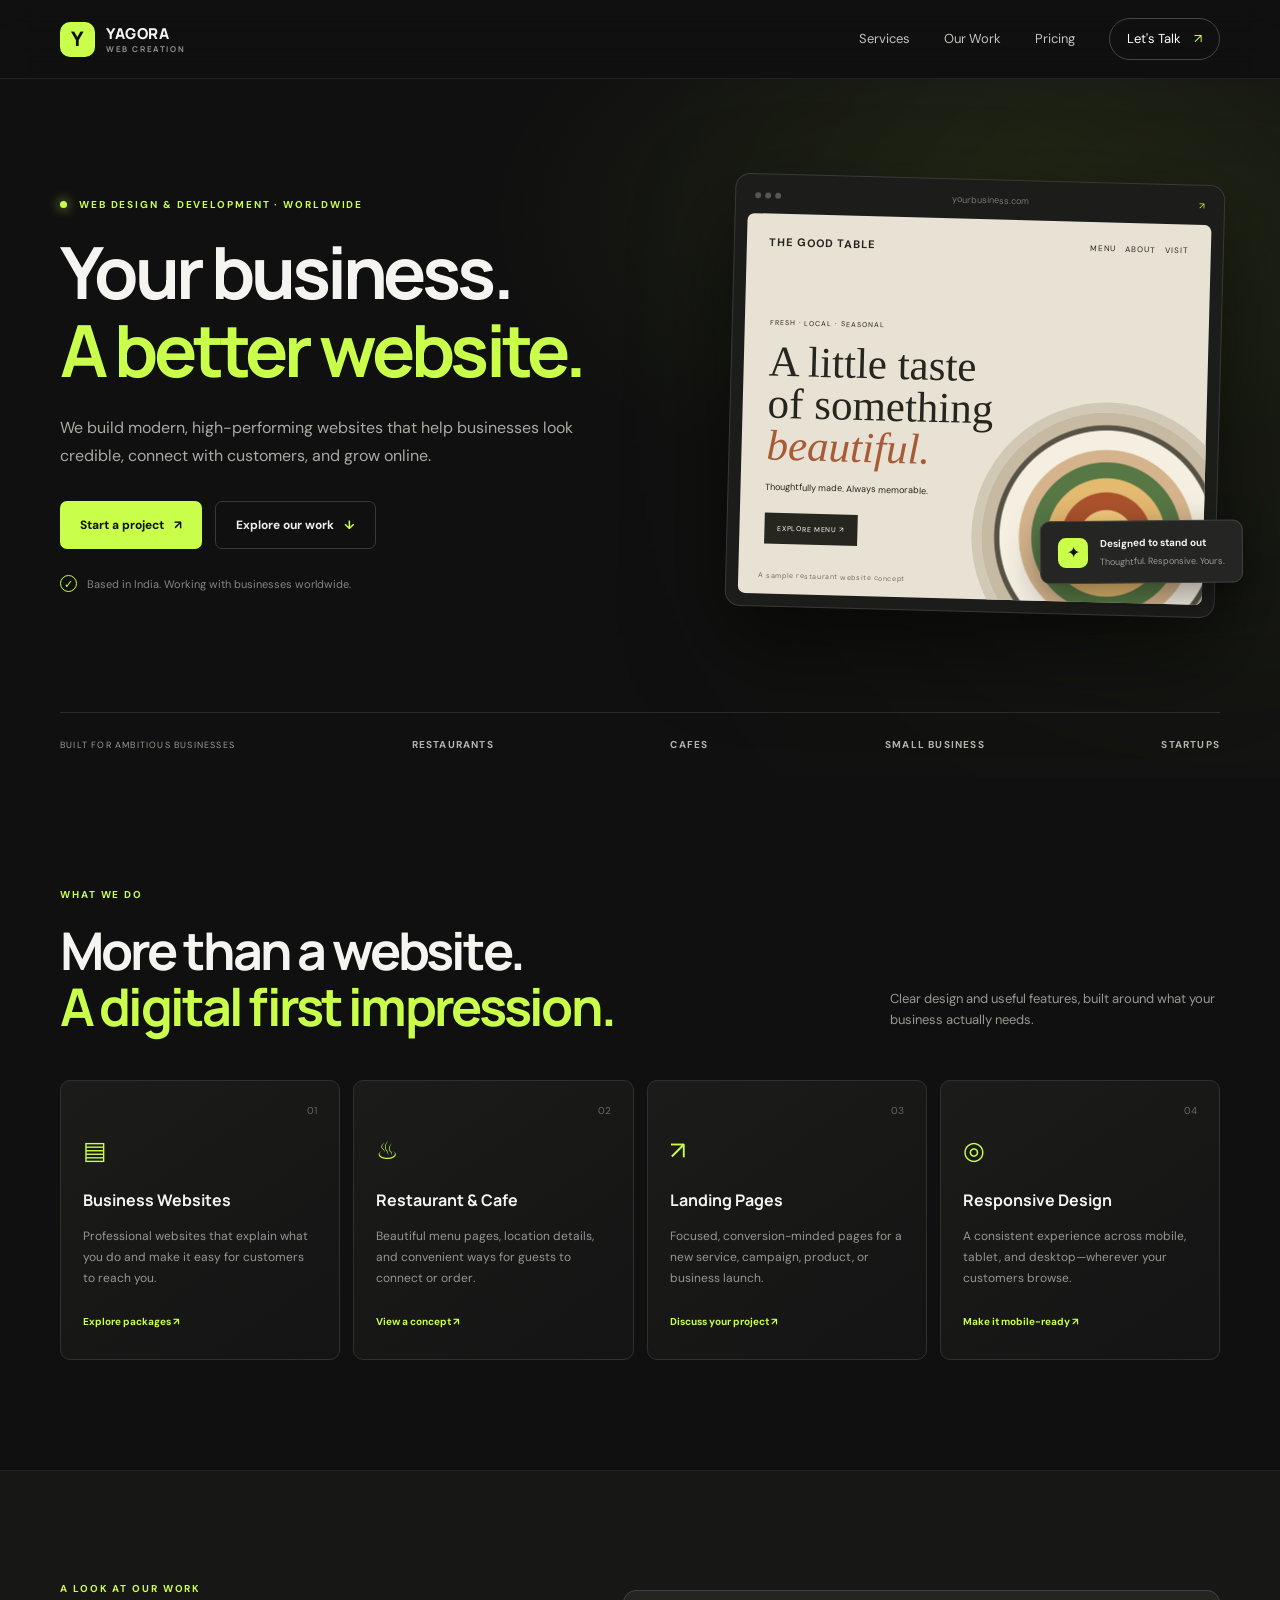
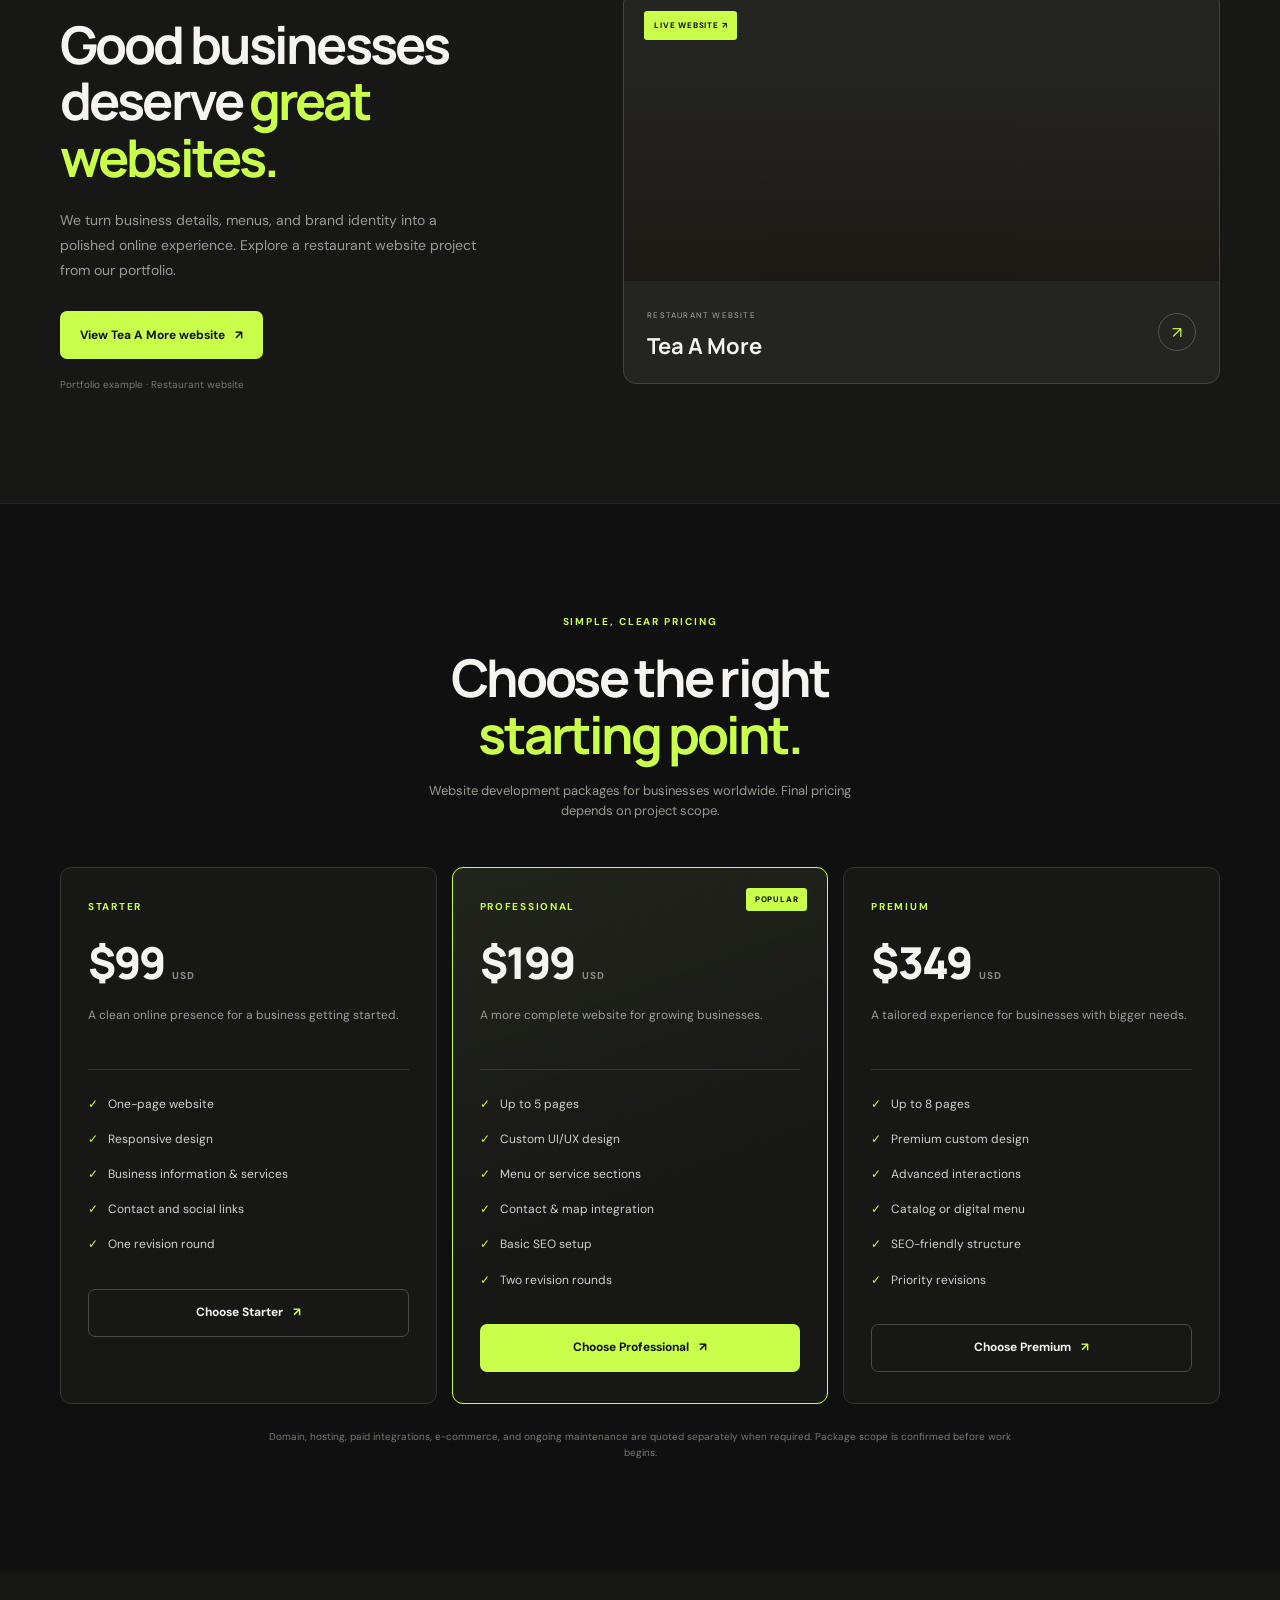
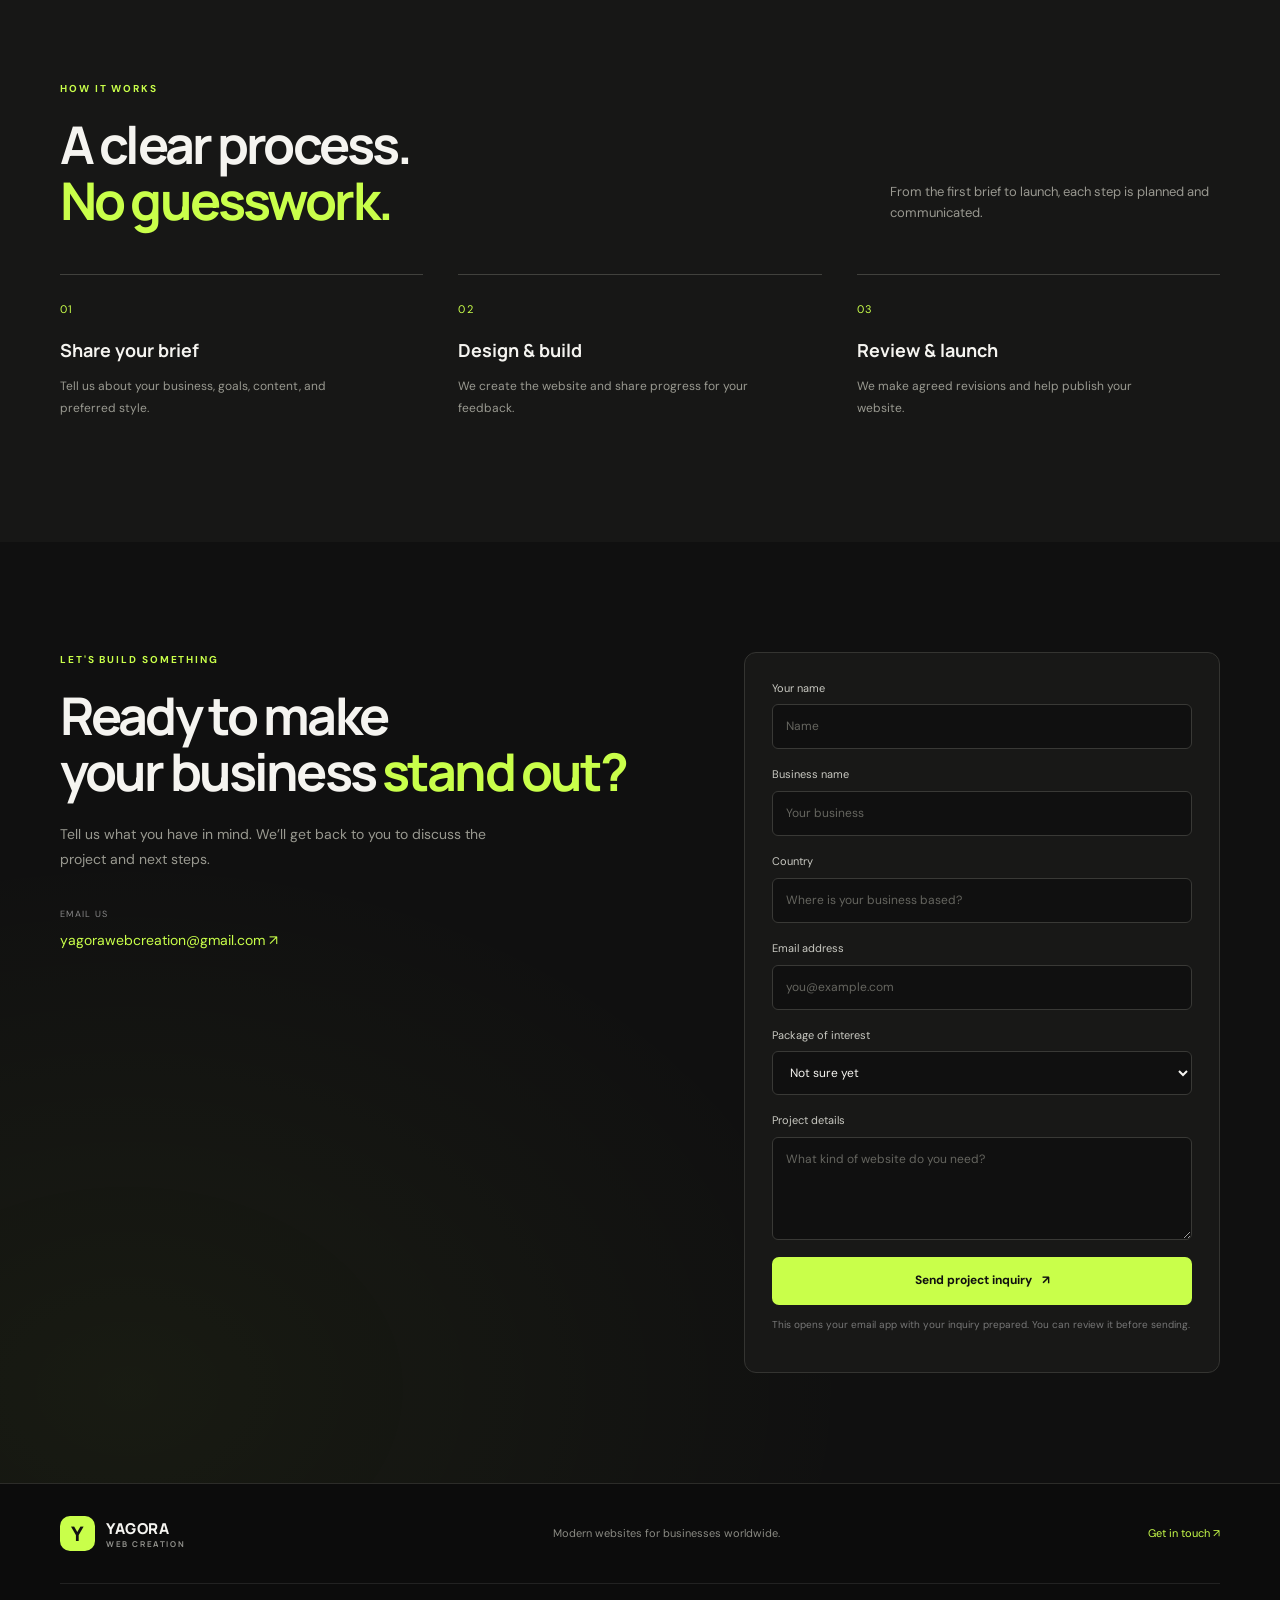
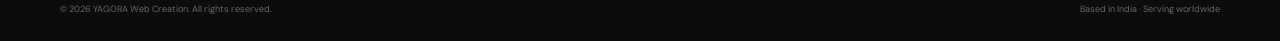
<file: index.html>
<!DOCTYPE html>
<html lang="en">
<head>
  <meta charset="UTF-8">
  <meta name="viewport" content="width=device-width, initial-scale=1.0">
  <meta name="description" content="YAGORA Web Creation builds modern, responsive websites for restaurants, cafes, and small businesses worldwide.">
  <meta name="theme-color" content="#101010">
  <title>YAGORA Web Creation | Websites for Businesses Worldwide</title>
  <link rel="preconnect" href="https://fonts.googleapis.com">
  <link rel="preconnect" href="https://fonts.gstatic.com" crossorigin>
  <link href="https://fonts.googleapis.com/css2?family=DM+Sans:wght@400;500;600;700&family=Manrope:wght@400;500;600;700;800&display=swap" rel="stylesheet">
  <link rel="stylesheet" href="style.css">
<meta name="google-site-verification" content="R-0DaFVZjcRrCZycWXWyOTumSBI1sR3T_5HiibsHbro" />
</head>
<body>
  <header class="site-header">
    <div class="container nav-wrap">
      <a class="brand" href="#home" aria-label="YAGORA home"><span class="brand-mark">Y</span><span>YAGORA<span class="brand-light"> WEB CREATION</span></span></a>
      <button class="menu-toggle" aria-label="Open navigation" aria-expanded="false"><span></span><span></span><span></span></button>
      <nav class="nav">
        <a href="#services">Services</a>
        <a href="#work">Our Work</a>
        <a href="#pricing">Pricing</a>
        <a href="#contact" class="nav-cta">Let's Talk <span>↗</span></a>
      </nav>
    </div>
  </header>

  <main>
    <section class="hero" id="home">
      <div class="hero-glow"></div>
      <div class="container hero-grid">
        <div class="hero-copy">
          <div class="eyebrow"><span class="status-dot"></span> WEB DESIGN & DEVELOPMENT · WORLDWIDE</div>
          <h1>Your business.<br><span>A better website.</span></h1>
          <p class="hero-text">We build modern, high-performing websites that help businesses look credible, connect with customers, and grow online.</p>
          <div class="hero-actions">
            <a class="button button-primary" href="#contact">Start a project <span>↗</span></a>
            <a class="button button-quiet" href="#work">Explore our work <span>↓</span></a>
          </div>
          <div class="hero-note"><span class="mini-check">✓</span> Based in India. Working with businesses worldwide.</div>
        </div>
        <div class="hero-visual" aria-label="Website design preview">
          <div class="visual-top"><span class="window-dots"><i></i><i></i><i></i></span><span>yourbusiness.com</span><span class="visual-lock">↗</span></div>
          <div class="mock-site">
            <div class="mock-nav"><b>THE GOOD TABLE</b><span>MENU&nbsp;&nbsp; ABOUT&nbsp;&nbsp; VISIT</span></div>
            <div class="mock-content">
              <div class="mock-tag">FRESH · LOCAL · SEASONAL</div>
              <div class="mock-heading">A little taste<br>of something<br><em>beautiful.</em></div>
              <div class="mock-sub">Thoughtfully made. Always memorable.</div>
              <div class="mock-button">EXPLORE MENU ↗</div>
            </div>
            <div class="mock-food"></div>
            <div class="mock-caption">A sample restaurant website concept</div>
          </div>
          <div class="floating-card"><span class="floating-icon">✦</span><div><b>Designed to stand out</b><small>Thoughtful. Responsive. Yours.</small></div></div>
        </div>
      </div>
      <div class="container trust-row"><span>BUILT FOR AMBITIOUS BUSINESSES</span><div>RESTAURANTS</div><div>CAFES</div><div>SMALL BUSINESS</div><div>STARTUPS</div></div>
    </section>

    <section class="section services" id="services">
      <div class="container">
        <div class="section-heading"><div><div class="eyebrow">WHAT WE DO</div><h2>More than a website.<br><span>A digital first impression.</span></h2></div><p>Clear design and useful features, built around what your business actually needs.</p></div>
        <div class="service-grid">
          <article class="service-card"><div class="service-number">01</div><div class="service-icon">▤</div><h3>Business Websites</h3><p>Professional websites that explain what you do and make it easy for customers to reach you.</p><a href="#pricing">Explore packages ↗</a></article>
          <article class="service-card"><div class="service-number">02</div><div class="service-icon">♨</div><h3>Restaurant & Cafe</h3><p>Beautiful menu pages, location details, and convenient ways for guests to connect or order.</p><a href="#work">View a concept ↗</a></article>
          <article class="service-card"><div class="service-number">03</div><div class="service-icon">↗</div><h3>Landing Pages</h3><p>Focused, conversion-minded pages for a new service, campaign, product, or business launch.</p><a href="#contact">Discuss your project ↗</a></article>
          <article class="service-card"><div class="service-number">04</div><div class="service-icon">◎</div><h3>Responsive Design</h3><p>A consistent experience across mobile, tablet, and desktop—wherever your customers browse.</p><a href="#contact">Make it mobile-ready ↗</a></article>
        </div>
      </div>
    </section>

    <section class="section work-section" id="work">
      <div class="container work-grid">
        <div class="work-copy"><div class="eyebrow">A LOOK AT OUR WORK</div><h2>Good businesses<br>deserve <span>great websites.</span></h2><p>We turn business details, menus, and brand identity into a polished online experience. Explore a restaurant website project from our portfolio.</p><a class="button button-primary" href="https://teaamoree.netlify.app" target="_blank" rel="noopener">View Tea A More website <span>↗</span></a><div class="work-caption">Portfolio example · Restaurant website</div></div>
        <a class="work-preview" href="https://teaamoree.netlify.app" target="_blank" rel="noopener" aria-label="Open Tea A More website">
          <div class="preview-label">LIVE WEBSITE ↗</div>
          <div class="preview-image"></div>
          <div class="preview-bottom"><div><small>RESTAURANT WEBSITE</small><h3>Tea A More</h3></div><span class="preview-arrow">↗</span></div>
        </a>
      </div>
    </section>

    <section class="section pricing" id="pricing">
      <div class="container">
        <div class="pricing-head"><div class="eyebrow">SIMPLE, CLEAR PRICING</div><h2>Choose the right<br><span>starting point.</span></h2><p>Website development packages for businesses worldwide. Final pricing depends on project scope.</p></div>
        <div class="pricing-grid">
          <article class="price-card"><div class="price-name">STARTER</div><div class="price">$99 <small>USD</small></div><p class="price-desc">A clean online presence for a business getting started.</p><div class="price-rule"></div><ul><li>One-page website</li><li>Responsive design</li><li>Business information & services</li><li>Contact and social links</li><li>One revision round</li></ul><a class="button button-outline" href="#contact" data-package="Starter — $99">Choose Starter <span>↗</span></a></article>
          <article class="price-card featured"><div class="popular">POPULAR</div><div class="price-name">PROFESSIONAL</div><div class="price">$199 <small>USD</small></div><p class="price-desc">A more complete website for growing businesses.</p><div class="price-rule"></div><ul><li>Up to 5 pages</li><li>Custom UI/UX design</li><li>Menu or service sections</li><li>Contact & map integration</li><li>Basic SEO setup</li><li>Two revision rounds</li></ul><a class="button button-primary" href="#contact" data-package="Professional — $199">Choose Professional <span>↗</span></a></article>
          <article class="price-card"><div class="price-name">PREMIUM</div><div class="price">$349 <small>USD</small></div><p class="price-desc">A tailored experience for businesses with bigger needs.</p><div class="price-rule"></div><ul><li>Up to 8 pages</li><li>Premium custom design</li><li>Advanced interactions</li><li>Catalog or digital menu</li><li>SEO-friendly structure</li><li>Priority revisions</li></ul><a class="button button-outline" href="#contact" data-package="Premium — $349">Choose Premium <span>↗</span></a></article>
        </div>
        <p class="pricing-footnote">Domain, hosting, paid integrations, e-commerce, and ongoing maintenance are quoted separately when required. Package scope is confirmed before work begins.</p>
      </div>
    </section>

    <section class="section process">
      <div class="container">
        <div class="section-heading"><div><div class="eyebrow">HOW IT WORKS</div><h2>A clear process.<br><span>No guesswork.</span></h2></div><p>From the first brief to launch, each step is planned and communicated.</p></div>
        <div class="process-grid"><div><span>01</span><h3>Share your brief</h3><p>Tell us about your business, goals, content, and preferred style.</p></div><div><span>02</span><h3>Design & build</h3><p>We create the website and share progress for your feedback.</p></div><div><span>03</span><h3>Review & launch</h3><p>We make agreed revisions and help publish your website.</p></div></div>
      </div>
    </section>

    <section class="contact-section" id="contact">
      <div class="container contact-grid">
        <div><div class="eyebrow">LET'S BUILD SOMETHING</div><h2>Ready to make<br>your business <span>stand out?</span></h2><p>Tell us what you have in mind. We’ll get back to you to discuss the project and next steps.</p><div class="contact-email"><span>EMAIL US</span><a href="mailto:yagorawebcreation@gmail.com">yagorawebcreation@gmail.com ↗</a></div></div>
        <form class="contact-form" id="contactForm">
          <label for="name">Your name</label><input id="name" name="name" type="text" placeholder="Name" required>
          <label for="business">Business name</label><input id="business" name="business" type="text" placeholder="Your business" required>
          <label for="country">Country</label><input id="country" name="country" type="text" placeholder="Where is your business based?" required>
          <label for="email">Email address</label><input id="email" name="email" type="email" placeholder="you@example.com" required>
          <label for="package">Package of interest</label><select id="package" name="package"><option value="Not sure yet">Not sure yet</option><option>Starter — $99</option><option>Professional — $199</option><option>Premium — $349</option><option>Custom project</option></select>
          <label for="details">Project details</label><textarea id="details" name="details" rows="4" placeholder="What kind of website do you need?"></textarea>
          <button class="button button-primary form-submit" type="submit">Send project inquiry <span>↗</span></button>
          <p class="form-note">This opens your email app with your inquiry prepared. You can review it before sending.</p>
          <p class="form-status" id="formStatus" role="status"></p>
        </form>
      </div>
    </section>
  </main>

  <footer class="site-footer"><div class="container footer-top"><a class="brand" href="#home"><span class="brand-mark">Y</span><span>YAGORA<span class="brand-light"> WEB CREATION</span></span></a><p>Modern websites for businesses worldwide.</p><a href="mailto:yagorawebcration@gmail.com">Get in touch ↗</a></div><div class="container footer-bottom"><span>© <span id="year"></span> YAGORA Web Creation. All rights reserved.</span><span>Based in India · Serving worldwide</span></div></footer>
  <script src="script.js"></script>
</body>
                                                                              </html>
</file>
<file: style.css>
*{box-sizing:border-box}html{scroll-behavior:smooth;scroll-padding-top:90px}body{margin:0;background:#101010;color:#f5f4f0;font-family:"DM Sans",sans-serif;line-height:1.6}a{color:inherit;text-decoration:none}button,input,select,textarea{font:inherit}.container{width:min(1160px,calc(100% - 48px));margin:0 auto}.site-header{position:sticky;top:0;z-index:20;background:rgba(16,16,16,.88);backdrop-filter:blur(18px);border-bottom:1px solid rgba(255,255,255,.08)}.nav-wrap{height:78px;display:flex;align-items:center;justify-content:space-between}.brand{display:flex;align-items:center;gap:11px;font-family:Manrope,sans-serif;font-weight:800;letter-spacing:.04em;font-size:15px}.brand-mark{width:35px;height:35px;display:grid;place-items:center;background:#c9ff4a;color:#111;border-radius:10px;font-size:20px}.brand-light{display:block;color:#92928d;font-size:8px;letter-spacing:.2em;font-weight:700;margin-top:-3px}.nav{display:flex;align-items:center;gap:34px;font-size:13px;color:#c3c3bd}.nav a:hover{color:#c9ff4a}.nav .nav-cta{border:1px solid #444;border-radius:30px;padding:10px 17px;color:#fff}.nav-cta span,.button span{margin-left:10px;color:#c9ff4a}.menu-toggle{display:none;background:none;border:0;padding:8px}.menu-toggle span{display:block;width:24px;height:2px;background:#fff;margin:5px}.hero{position:relative;overflow:hidden;padding:100px 0 0;background:radial-gradient(ellipse at 75% 20%,rgba(201,255,74,.08),transparent 35%),#101010}.hero-glow{position:absolute;width:520px;height:520px;right:-200px;top:20px;background:#c9ff4a;filter:blur(180px);opacity:.08;pointer-events:none}.hero-grid{position:relative;display:grid;grid-template-columns:1.05fr .95fr;align-items:center;gap:65px}.eyebrow{font-size:10px;font-weight:700;letter-spacing:.19em;color:#c9ff4a;margin-bottom:20px}.status-dot{display:inline-block;width:7px;height:7px;border-radius:50%;background:#c9ff4a;margin-right:8px;box-shadow:0 0 12px #c9ff4a}.hero h1,.section h2,.contact-section h2{font-family:Manrope,sans-serif;font-size:clamp(42px,6vw,72px);line-height:1.08;letter-spacing:-.055em;margin:0;font-weight:700}.hero h1 span,.section h2 span,.contact-section h2 span{color:#c9ff4a}.hero-text{max-width:520px;color:#aaa9a2;font-size:16px;line-height:1.8;margin:25px 0 30px}.hero-actions{display:flex;gap:13px;flex-wrap:wrap}.button{display:inline-flex;align-items:center;justify-content:center;min-height:48px;padding:0 20px;border-radius:7px;font-weight:700;font-size:12px;transition:transform .2s,background .2s,border-color .2s;cursor:pointer}.button:hover{transform:translateY(-2px)}.button-primary{background:#c9ff4a;color:#101010}.button-primary span{color:#101010}.button-quiet{border:1px solid #383838;color:#eee}.button-quiet:hover,.button-outline:hover{border-color:#c9ff4a}.hero-note{margin-top:26px;color:#85857f;font-size:11px}.mini-check{display:inline-grid;place-items:center;width:17px;height:17px;border:1px solid #c9ff4a;color:#c9ff4a;border-radius:50%;margin-right:7px}.hero-visual{position:relative;max-width:490px;width:100%;justify-self:end;padding:12px;background:#1c1c1b;border:1px solid #393936;border-radius:15px;box-shadow:0 35px 90px #0008;transform:rotate(1.5deg)}.visual-top{height:27px;display:flex;align-items:center;justify-content:space-between;color:#777;font-size:9px;padding:0 7px 10px}.window-dots{display:flex;gap:4px}.window-dots i{width:6px;height:6px;background:#575750;border-radius:50%}.visual-lock{color:#c9ff4a}.mock-site{position:relative;min-height:380px;overflow:hidden;background:#e8e2d5;color:#26261f;border-radius:7px}.mock-nav{position:relative;z-index:2;display:flex;justify-content:space-between;padding:20px 22px;font-size:8px;letter-spacing:.12em}.mock-nav b{font-size:11px}.mock-content{position:relative;z-index:2;padding:45px 25px}.mock-tag{font-size:7px;letter-spacing:.15em}.mock-heading{font-family:Georgia,serif;font-size:43px;line-height:.98;margin:13px 0}.mock-heading em{color:#a75b36}.mock-sub{font-size:9px}.mock-button{display:inline-block;margin-top:18px;background:#26261f;color:#fff;padding:10px 13px;font-size:7px;letter-spacing:.1em}.mock-food{position:absolute;width:250px;height:250px;right:-28px;bottom:-60px;border-radius:50%;background:radial-gradient(circle at 50% 50%,#f5c77a 0 15%,#a94b25 16% 25%,#e4b76b 26% 33%,#50713e 34% 42%,#d4b28a 43% 49%,#f6f0e3 50% 60%,#4e4b3d 61% 63%,#c6b8a1 64%);box-shadow:0 0 0 10px #d1c7b5;opacity:.95}.mock-caption{position:absolute;bottom:13px;left:20px;font-size:7px;letter-spacing:.08em;color:#756e62}.floating-card{position:absolute;right:-28px;bottom:32px;display:flex;gap:12px;align-items:center;background:#252524;border:1px solid #41413c;border-radius:10px;padding:14px 17px;box-shadow:0 12px 35px #0006;transform:rotate(-2deg)}.floating-icon{display:grid;place-items:center;width:30px;height:30px;border-radius:8px;background:#c9ff4a;color:#111}.floating-card b,.floating-card small{display:block}.floating-card b{font-size:10px}.floating-card small{font-size:9px;color:#999;margin-top:3px}.trust-row{display:flex;align-items:center;justify-content:space-between;gap:20px;margin-top:100px;padding:24px 0;border-top:1px solid #2b2b29;color:#777;font-size:10px;letter-spacing:.12em}.trust-row>span{font-size:9px;color:#9a9a93}.trust-row div{font-weight:700;color:#b4b4ad}.section{padding:110px 0}.section-heading{display:flex;align-items:flex-end;justify-content:space-between;gap:40px;margin-bottom:45px}.section h2,.contact-section h2{font-size:clamp(34px,4.5vw,52px)}.section-heading>p{max-width:330px;color:#999890;font-size:13px;margin:0 0 5px}.service-grid{display:grid;grid-template-columns:repeat(4,1fr);gap:13px}.service-card{position:relative;min-height:280px;padding:25px 22px;border:1px solid #30302d;border-radius:10px;background:linear-gradient(145deg,#1b1b1a,#141414);transition:border-color .2s,transform .2s}.service-card:hover{border-color:#707d4b;transform:translateY(-4px)}.service-number{position:absolute;right:22px;top:22px;color:#686861;font-size:10px}.service-icon{font-size:25px;color:#c9ff4a;margin:25px 0 17px}.service-card h3{font-family:Manrope,sans-serif;font-size:16px;margin:0 0 12px}.service-card p{font-size:12px;color:#96968f;line-height:1.75;margin:0 0 18px}.service-card>a{font-size:10px;color:#c9ff4a;font-weight:700}.work-section{background:#171716;border-top:1px solid #242423;border-bottom:1px solid #242423}.work-grid{display:grid;grid-template-columns:.9fr 1.1fr;gap:75px;align-items:center}.work-copy p{max-width:430px;color:#9b9b94;font-size:14px;line-height:1.8;margin:22px 0 28px}.work-caption{font-size:10px;color:#777;margin-top:18px}.work-preview{display:block;position:relative;overflow:hidden;border-radius:13px;border:1px solid #44443e;background:#242421;min-height:360px;transition:transform .25s}.work-preview:hover{transform:translateY(-5px)}.preview-label{position:absolute;z-index:2;top:20px;left:20px;background:#c9ff4a;color:#111;font-size:8px;font-weight:800;letter-spacing:.1em;padding:8px 10px;border-radius:3px}.preview-image{height:290px;background:linear-gradient(0deg,#17120c99,transparent 70%),url("https://images.unsplash.com/photo-1555396273-367ea4eb4db5?auto=format&fit=crop&w=1200&q=85") center/cover}.preview-bottom{display:flex;align-items:center;justify-content:space-between;padding:19px 23px}.preview-bottom small{font-size:8px;letter-spacing:.15em;color:#aaa}.preview-bottom h3{font-family:Manrope,sans-serif;font-size:22px;margin:3px 0 0}.preview-arrow{display:grid;place-items:center;width:38px;height:38px;border:1px solid #555;border-radius:50%;color:#c9ff4a}.pricing{background:#101010}.pricing-head{text-align:center;max-width:600px;margin:0 auto 45px}.pricing-head p{color:#989890;font-size:13px;margin:18px auto 0;max-width:470px}.pricing-grid{display:grid;grid-template-columns:repeat(3,1fr);gap:15px;align-items:stretch}.price-card{position:relative;padding:31px 27px;border:1px solid #343431;border-radius:11px;background:#171716}.price-card.featured{border-color:#c9ff4a;background:linear-gradient(160deg,#22251b,#171716 60%)}.popular{position:absolute;right:20px;top:20px;background:#c9ff4a;color:#111;padding:5px 9px;border-radius:3px;font-size:8px;font-weight:800;letter-spacing:.1em}.price-name{font-size:10px;letter-spacing:.17em;color:#c9ff4a;font-weight:700}.price{font-family:Manrope,sans-serif;font-size:44px;font-weight:800;letter-spacing:-.04em;margin:12px 0 0}.price small{font-family:"DM Sans",sans-serif;font-size:10px;letter-spacing:.1em;color:#8b8b84}.price-desc{min-height:43px;color:#9c9c95;font-size:12px;margin:8px 0 20px}.price-rule{height:1px;background:#373734;margin-bottom:17px}.price-card ul{padding:0;margin:0 0 26px;list-style:none}.price-card li{font-size:12px;color:#d1d1ca;padding:8px 0}.price-card li:before{content:"✓";color:#c9ff4a;margin-right:10px}.price-card .button{width:100%;margin-top:auto}.button-outline{border:1px solid #4a4a45;color:#f4f4ef}.pricing-footnote{text-align:center;color:#77776f;font-size:10px;max-width:760px;margin:25px auto 0}.process{background:#171716}.process-grid{display:grid;grid-template-columns:repeat(3,1fr);gap:35px}.process-grid>div{border-top:1px solid #41413d;padding-top:20px}.process-grid span{font-size:11px;color:#c9ff4a;letter-spacing:.12em}.process-grid h3{font-family:Manrope,sans-serif;font-size:18px;margin:15px 0 8px}.process-grid p{font-size:12px;color:#999990;max-width:290px;line-height:1.8}.contact-section{padding:110px 0;background:radial-gradient(ellipse at 10% 90%,#c9ff4a0c,transparent 45%),#101010}.contact-grid{display:grid;grid-template-columns:1fr .8fr;gap:90px;align-items:start}.contact-section>div>div:first-child p,.contact-grid>div>p{max-width:430px;color:#999990;font-size:14px;line-height:1.8;margin:22px 0 35px}.contact-email span,.contact-email a{display:block}.contact-email span{font-size:9px;letter-spacing:.15em;color:#888;margin-bottom:7px}.contact-email a{font-size:14px;color:#c9ff4a}.contact-form{padding:27px;border:1px solid #343431;border-radius:12px;background:#181817}.contact-form label{display:block;font-size:11px;color:#c9c9c2;margin:0 0 7px}.contact-form input,.contact-form select,.contact-form textarea{display:block;width:100%;background:#101010;border:1px solid #393936;color:#f5f4f0;border-radius:6px;padding:12px 13px;margin-bottom:17px;font-size:12px;outline:none}.contact-form input:focus,.contact-form select:focus,.contact-form textarea:focus{border-color:#c9ff4a}.contact-form input::placeholder,.contact-form textarea::placeholder{color:#65655f}.contact-form textarea{resize:vertical}.form-submit{width:100%;border:0}.form-note,.form-status{font-size:10px;color:#777;margin:12px 0 0}.form-status{color:#c9ff4a}.site-footer{border-top:1px solid #2c2c29;background:#0c0c0c}.footer-top{display:flex;align-items:center;justify-content:space-between;gap:25px;padding:30px 0}.footer-top p{font-size:11px;color:#8a8a83}.footer-top>a:last-child{font-size:11px;color:#c9ff4a}.footer-bottom{display:flex;justify-content:space-between;gap:20px;padding:18px 0 24px;border-top:1px solid #222;color:#686861;font-size:9px}
@media(max-width:900px){.hero-grid{gap:35px}.hero-visual{max-width:420px}.service-grid{grid-template-columns:repeat(2,1fr)}.work-grid{gap:35px}.contact-grid{gap:45px}.trust-row{flex-wrap:wrap}.trust-row>span{width:100%}}
@media(max-width:680px){.container{width:min(100% - 32px,540px)}.nav-wrap{height:68px}.menu-toggle{display:block}.nav{display:none;position:absolute;top:68px;left:0;right:0;background:#141414;border-bottom:1px solid #30302d;padding:20px 24px;flex-direction:column;align-items:stretch;gap:18px}.nav.open{display:flex}.nav .nav-cta{text-align:center}.hero{padding-top:65px}.hero-grid{grid-template-columns:1fr;gap:48px}.hero h1{font-size:clamp(43px,12vw,62px)}.hero-text{font-size:14px}.hero-visual{justify-self:center;max-width:440px}.mock-site{min-height:335px}.mock-content{padding-top:35px}.mock-heading{font-size:38px}.floating-card{right:-8px;bottom:20px}.trust-row{margin-top:65px;justify-content:center;text-align:center}.trust-row div{font-size:9px}.section{padding:75px 0}.section-heading{display:block;margin-bottom:30px}.section-heading>p{margin-top:20px}.section h2,.contact-section h2{font-size:clamp(34px,9vw,46px)}.service-grid{grid-template-columns:1fr}.service-card{min-height:235px}.service-icon{margin-top:10px}.work-grid{grid-template-columns:1fr;gap:35px}.work-preview{min-height:300px}.preview-image{height:235px}.pricing-grid{grid-template-columns:1fr}.price-card{padding:27px}.price-desc{min-height:0}.process-grid{grid-template-columns:1fr;gap:20px}.contact-section{padding:75px 0}.contact-grid{grid-template-columns:1fr;gap:35px}.contact-form{padding:20px}.footer-top{align-items:flex-start;flex-direction:column;gap:12px}.footer-bottom{flex-direction:column;gap:8px}}
</file>
